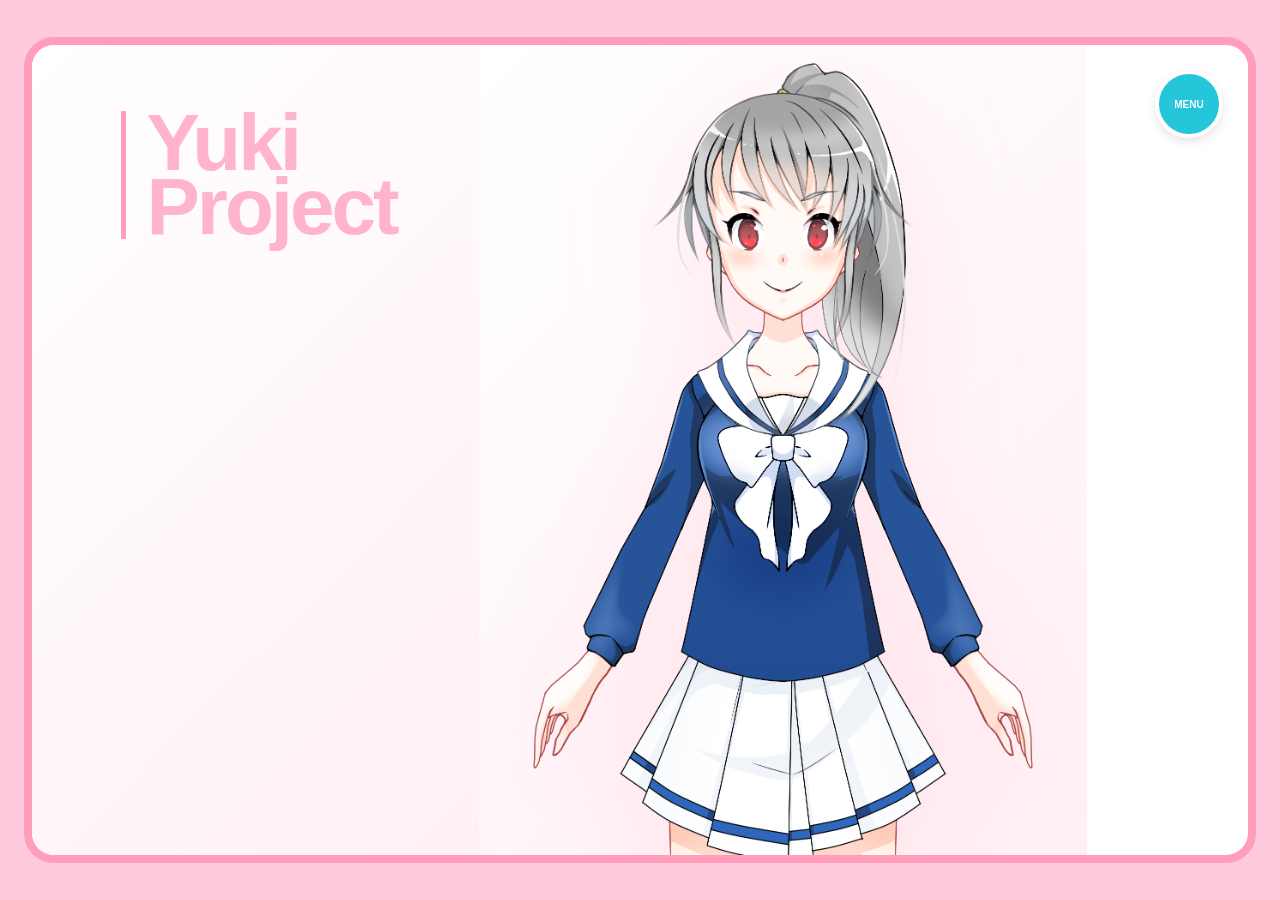
<file: index.html>
<!DOCTYPE html>
<html lang="zh-CN">
<head>
    <meta charset="UTF-8">
    <meta name="viewport" content="width=device-width, initial-scale=1.0">
    <title>Yuki Project | Official Site</title>
    <link rel="stylesheet" href="styles/style.css" />
    <link rel="stylesheet" href="styles/index.css" />
</head>
<body>

<div class="outer-frame">
    <div class="menu-trigger" onclick="toggleSidebar()"></div>
    
    <div class="overlay-blur" id="mask" onclick="toggleSidebar()"></div>

    <section class="main-display">
        <div class="info-overlay">
            <div class="brand-group">
                <h1 class="main-title">Yuki Project</h1>
            </div>  
        </div>
        
        <div class="pv-thumb" style="display: none;">
            <div class="play-icon">▶</div>
            <div class="play-text">NEW PV PLAY</div>
        </div>
    </section>
    <section class="image-display">        
        <img src="/images/01.png" class="char-img" alt="Kurosawa Yuki">
    </section>

    <aside class="nav-sidebar" id="sidebar">
        <div style="margin-bottom: 40px; text-align: center;">
            <p style="font-size: 1.5rem; font-weight: bold; color: var(--theme-color); margin-top: 20px;">MENU</p>
        </div>
        <nav>
            <a href="/" class="nav-item">TOP</a>
            <a href="/intro" class="nav-item">INTRO</a>
            <a href="/news" class="nav-item">NEWS</a>
            <a href="/chara" class="nav-item">CHARACTER</a>
        </nav>
        <button onclick="toggleSidebar()" style="margin-top: 30px; border: none; background: none; color: #999; cursor: pointer; font-size: 12px;">CLOSE ✕</button>
    </aside>

</div>

<script>
    function toggleSidebar() {
        const sidebar = document.getElementById('sidebar');
        const mask = document.getElementById('mask');
        sidebar.classList.toggle('open');
        mask.classList.toggle('show');
    }
</script>

</body>
</html>
</file>
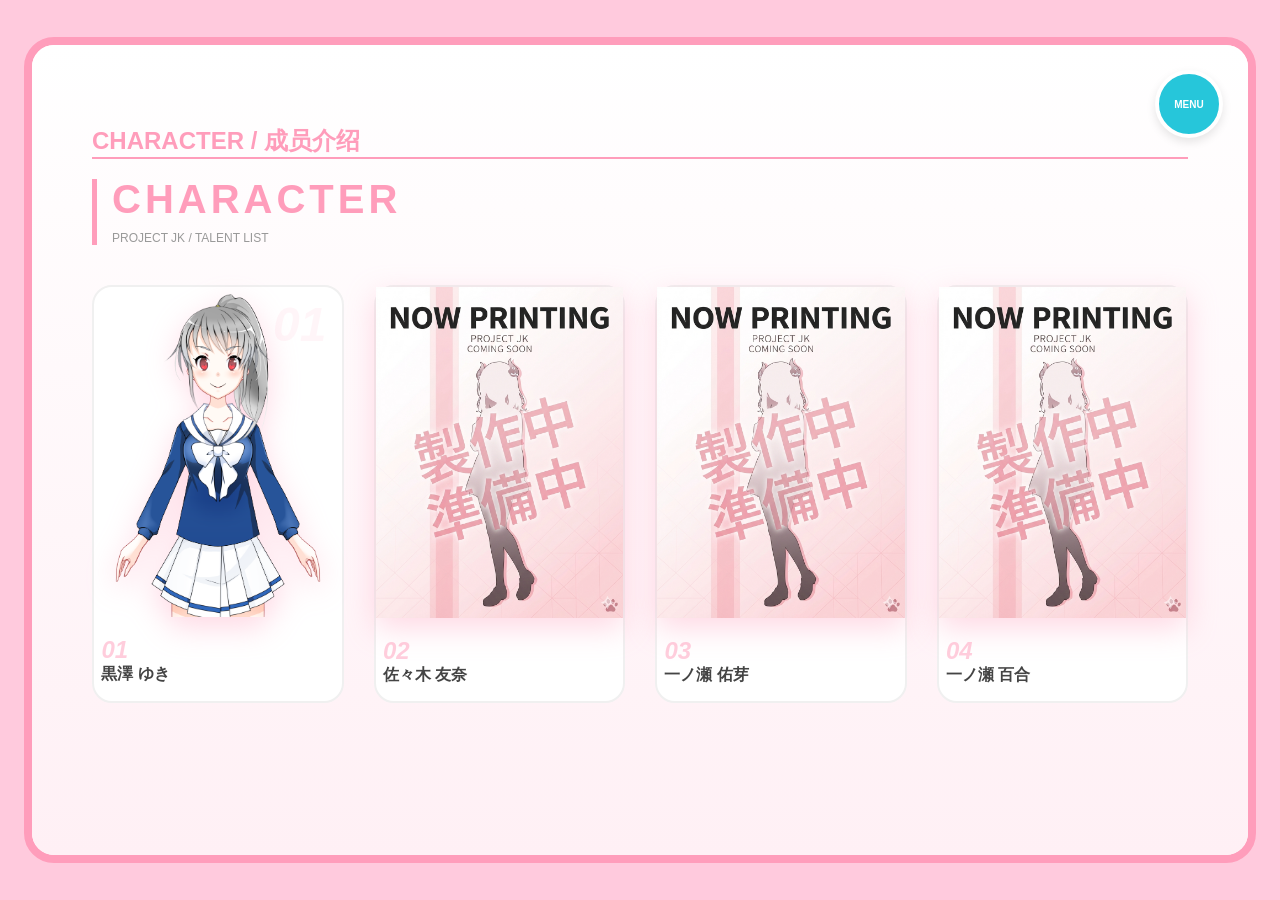
<file: chara/index.html>
<!DOCTYPE html>
<html lang="zh-CN">
<head>
    <meta charset="UTF-8">
    <title>Characters - Yuki Project</title>
    <link rel="stylesheet" href="/styles/style.css"> </head>
    <link rel="stylesheet" href="/styles/profile.css">
<body>

<div class="outer-frame">
    <div class="menu-trigger" onclick="toggleSidebar()"></div>
    
    <main class="main-content">
        <h2 style="color: var(--theme-color); border-bottom: 2px solid;">CHARACTER / 成员介绍</h2>
        <div class="content-body">
            <div class="chara-index-wrapper">
                <div class="chara-header">
                    <h2 style="color: var(--theme-color); letter-spacing: 4px;">CHARACTER</h2>
                    <p style="color: #999; font-size: 12px;">PROJECT JK / TALENT LIST</p>
                </div>

                <div class="chara-grid">
                    <a href="yuki.html" class="chara-card" data-no="01">
                        <div class="chara-thumb">
                            <img src="/images/01.png" alt="黒澤 ゆき">
                        </div>
                        <div class="chara-info">
                            <span class="chara-no">01</span>
                            <span class="chara-name">黒澤 ゆき</span>
                        </div>
                    </a>
                    <a href="jk02.html" class="chara-card" data-no="02">
                        <div class="chara-thumb">
                            <img src="/images/printing.png" alt="佐々木 友奈">
                        </div>
                        <div class="chara-info">
                            <span class="chara-no">02</span>
                            <span class="chara-name">佐々木 友奈</span>
                        </div>
                    </a>
                    <a href="jk03.html" class="chara-card" data-no="03">
                        <div class="chara-thumb">
                            <img src="/images/printing.png" alt="一ノ瀬 佑芽">
                        </div>
                        <div class="chara-info">
                            <span class="chara-no">03</span>
                            <span class="chara-name">一ノ瀬 佑芽</span>
                        </div>
                    </a>
                    <a href="jk04.html" class="chara-card" data-no="04">
                        <div class="chara-thumb">
                            <img src="/images/printing.png" alt="一ノ瀬 百合">
                        </div>
                        <div class="chara-info">
                            <span class="chara-no">04</span>
                            <span class="chara-name">一ノ瀬 百合</span>
                        </div>
                    </a>
                </div>
            </div>
        </div>
    </main>

    <aside class="nav-sidebar" id="sidebar">
        <div style="margin-top:20px; font-weight:bold; color:var(--theme-color);">MENU</div>
        <nav style="margin-top:40px;">
            <a href="/" class="nav-item">TOP</a>
            <a href="/intro" class="nav-item">INTRO</a>
            <a href="/news" class="nav-item">NEWS</a>
            <a href="/chara" class="nav-item">CHARACTER</a>
        </nav>
        <button onclick="toggleSidebar()" style="margin-top:auto; margin-bottom:40px; border:none; background:none; cursor:pointer; color:#999;">CLOSE ✕</button>
    </aside>
</div>

<script>
    function toggleSidebar() {
        document.getElementById('sidebar').classList.toggle('open');
    }
</script>

</body>
</html>
</file>
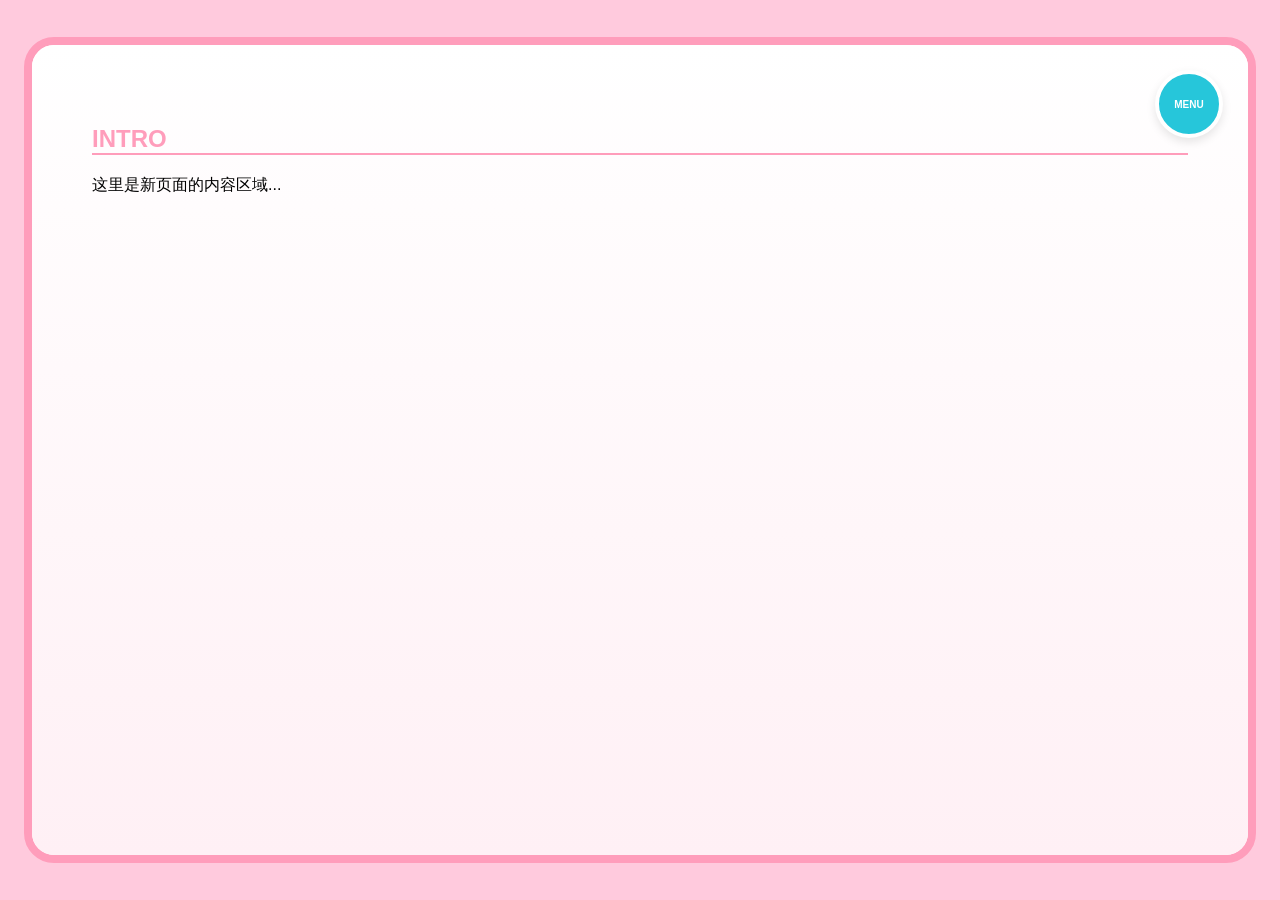
<file: intro/index.html>
<!DOCTYPE html>
<html lang="zh-CN">
<head>
    <meta charset="UTF-8">
    <title>{NAME} - Yuki Project</title>
    <link rel="stylesheet" href="/styles/style.css"> </head>
<body>

<div class="outer-frame">
    <div class="menu-trigger" onclick="toggleSidebar()"></div>
    
    <main class="main-content">
        <h2 style="color: var(--theme-color); border-bottom: 2px solid;">INTRO</h2>
        <div class="content-body">
            <p>这里是新页面的内容区域...</p>
        </div>
    </main>

    <aside class="nav-sidebar" id="sidebar">
        <div style="margin-top:20px; font-weight:bold; color:var(--theme-color);">MENU</div>
        <nav style="margin-top:40px;">
            <a href="/" class="nav-item">TOP</a>
            <a href="/intro" class="nav-item">INTRO</a>
            <a href="/news" class="nav-item">NEWS</a>
            <a href="/chara" class="nav-item">CHARACTER</a>
        </nav>
        <button onclick="toggleSidebar()" style="margin-top:auto; margin-bottom:40px; border:none; background:none; cursor:pointer; color:#999;">CLOSE ✕</button>
    </aside>
</div>

<script>
    function toggleSidebar() {
        document.getElementById('sidebar').classList.toggle('open');
    }
</script>

</body>
</html>
</file>
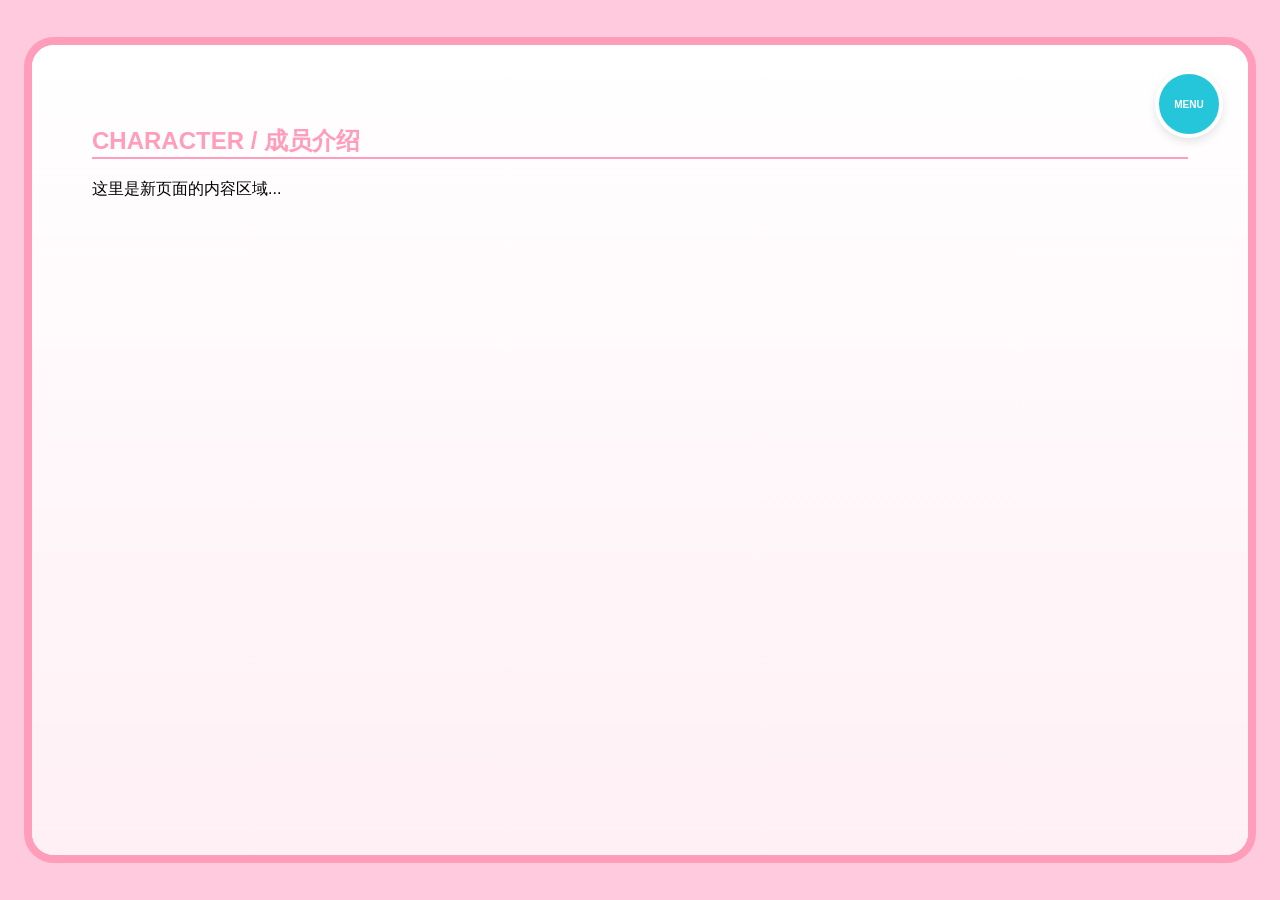
<file: template.html>
<!DOCTYPE html>
<html lang="zh-CN">
<head>
    <meta charset="UTF-8">
    <title>{NAME} - Yuki Project</title>
    <link rel="stylesheet" href="/styles/style.css"> </head>
<body>

<div class="outer-frame">
    <div class="menu-trigger" onclick="toggleSidebar()"></div>
    
    <main class="main-content">
        <h2 style="color: var(--theme-color); border-bottom: 2px solid;">CHARACTER / 成员介绍</h2>
        <div class="content-body">
            <p>这里是新页面的内容区域...</p>
        </div>
    </main>

    <aside class="nav-sidebar" id="sidebar">
        <div style="margin-top:20px; font-weight:bold; color:var(--theme-color);">MENU</div>
        <nav style="margin-top:40px;">
            <a href="/" class="nav-item">TOP</a>
            <a href="/news" class="nav-item">NEWS</a>
            <a href="/chara" class="nav-item">CHARACTER</a>
        </nav>
        <button onclick="toggleSidebar()" style="margin-top:auto; margin-bottom:40px; border:none; background:none; cursor:pointer; color:#999;">CLOSE ✕</button>
    </aside>
</div>

<script>
    function toggleSidebar() {
        document.getElementById('sidebar').classList.toggle('open');
    }
</script>

</body>
</html>
</file>
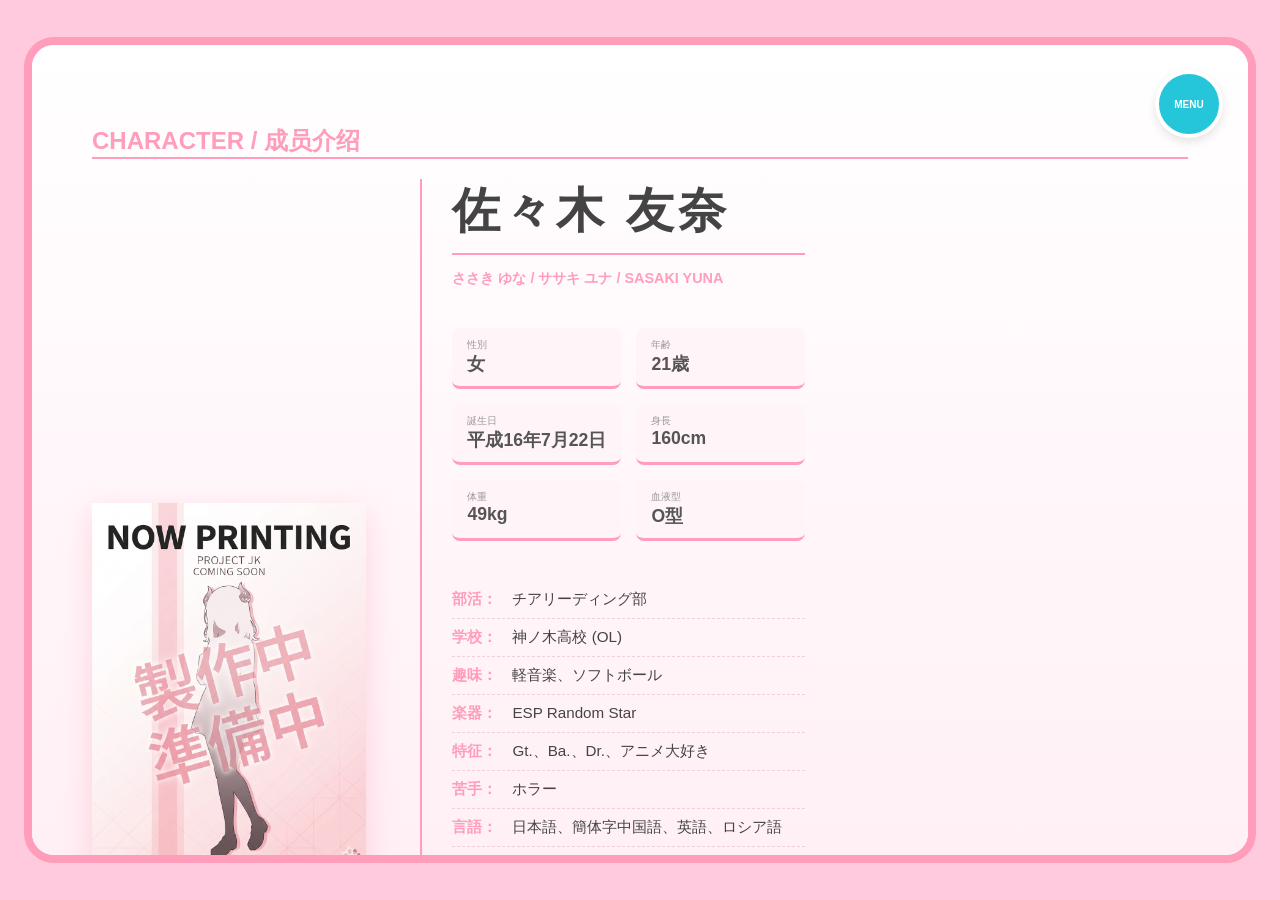
<file: chara/jk02.html>
<!DOCTYPE html>
<html lang="zh-CN">
<head>
    <meta charset="UTF-8">
    <title>佐々木 友奈 - Yuki Project</title>
    <link rel="stylesheet" href="/styles/style.css">
    <link rel="stylesheet" href="/styles/chara.css">
</head>
<body>

<div class="outer-frame">
    <div class="menu-trigger" onclick="toggleSidebar()"></div>

    <main class="main-content">
        <h2 style="color: var(--theme-color); border-bottom: 2px solid;">CHARACTER / 成员介绍</h2>
        <div class="content-body">

            <div class="chara-thumb">
                <img src="/images/printing.png" alt="佐々木 友奈">
            </div>

            <div class="profile-content">
                <div class="name-banner">
                    <h1 class="main-name">佐々木 友奈</h1>
                    <hr/>
                    <p class="ruby-name">ささき ゆな / ササキ ユナ / SASAKI YUNA</p>
                </div>

                <div class="status-grid">
                    <div class="status-item"><span>性別</span><strong>女</strong></div>
                    <div class="status-item"><span>年齢</span><strong>21歳</strong></div>
                    <div class="status-item"><span>誕生日</span><strong>平成16年7月22日</strong></div>
                    <div class="status-item"><span>身長</span><strong>160cm</strong></div>
                    <div class="status-item"><span>体重</span><strong>49kg</strong></div>
                    <div class="status-item"><span>血液型</span><strong>O型</strong></div>
                </div>

                <div class="bio-section">
                    <div class="bio-row"><label>部活：</label><span>チアリーディング部</span></div>
                    <div class="bio-row"><label>学校：</label><span>神ノ木高校 (OL)</span></div>
                    <div class="bio-row"><label>趣味：</label><span>軽音楽、ソフトボール</span></div>
                    <div class="bio-row"><label>楽器：</label><span>ESP Random Star</span></div>
                    <div class="bio-row"><label>特征：</label><span>Gt.、Ba.、Dr.、アニメ大好き</span></div>
                    <div class="bio-row"><label>苦手：</label><span>ホラー</span></div>
                    <div class="bio-row"><label>言語：</label><span>日本語、簡体字中国語、英語、ロシア語</span></div>
                    <div class="bio-row"><label>契機：</label><span>なし</span></div>
                </div>
            </div>
        </div>
    </main>

    <aside class="nav-sidebar" id="sidebar">
        <div style="margin-top:20px; font-weight:bold; color:var(--theme-color);">MENU</div>
        <nav style="margin-top:40px;">
            <a href="/" class="nav-item">TOP</a>
            <a href="/intro" class="nav-item">INTRO</a>
            <a href="/news" class="nav-item">NEWS</a>
            <a href="/chara" class="nav-item">CHARACTER</a>
        </nav>
        <button onclick="toggleSidebar()" style="margin-top:auto; margin-bottom:40px; border:none; background:none; cursor:pointer; color:#999;">CLOSE ✕</button>
    </aside>
</div>

<script>
    function toggleSidebar() {
        document.getElementById('sidebar').classList.toggle('open');
    }
</script>

</body>
</html>
</file>
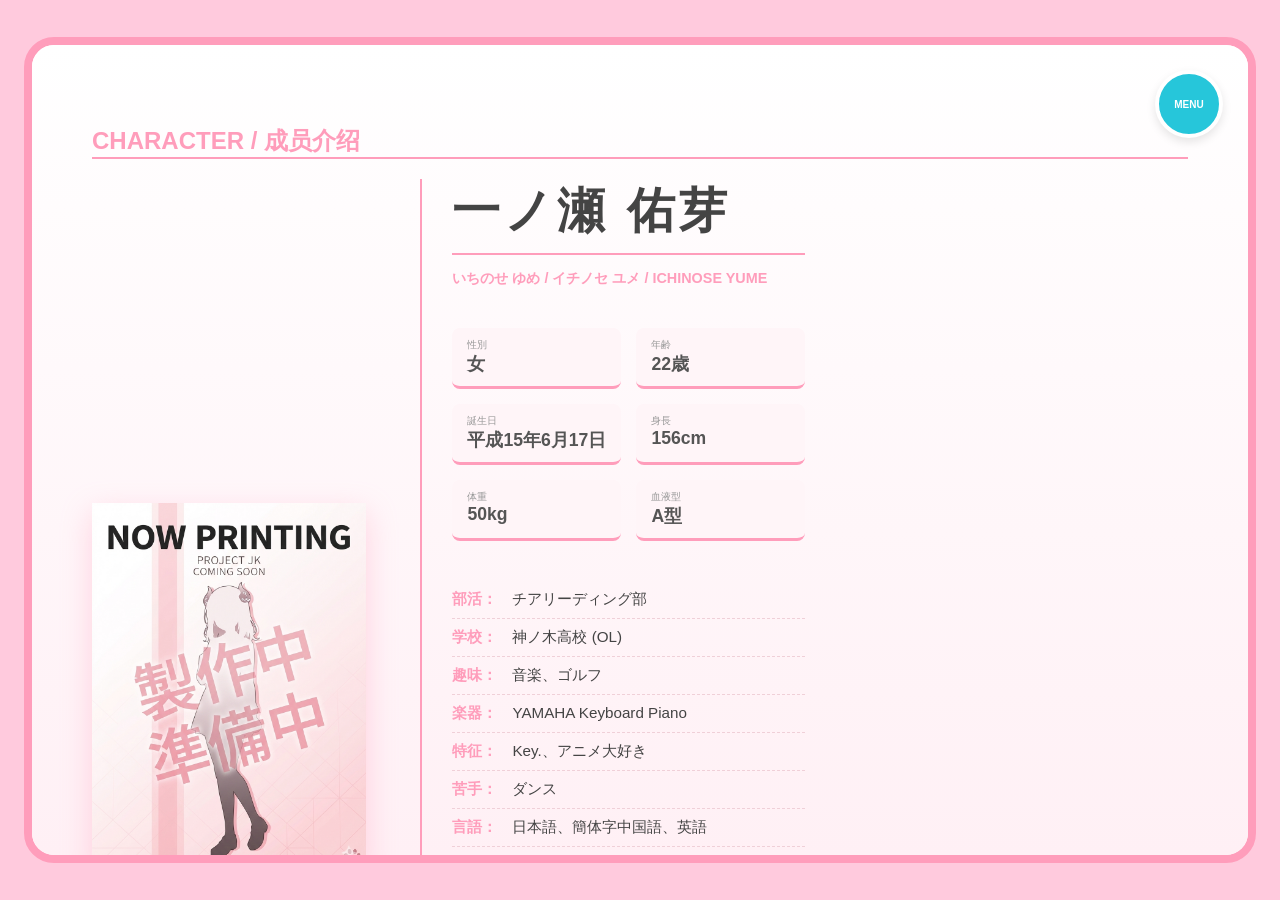
<file: chara/jk03.html>
<!DOCTYPE html>
<html lang="zh-CN">
<head>
    <meta charset="UTF-8">
    <title>一ノ瀬 佑芽 - Yuki Project</title>
    <link rel="stylesheet" href="/styles/style.css">
    <link rel="stylesheet" href="/styles/chara.css">
</head>
<body>

<div class="outer-frame">
    <div class="menu-trigger" onclick="toggleSidebar()"></div>

    <main class="main-content">
        <h2 style="color: var(--theme-color); border-bottom: 2px solid;">CHARACTER / 成员介绍</h2>
        <div class="content-body">

            <div class="chara-thumb">
                <img src="/images/printing.png" alt="一ノ瀬 佑芽">
            </div>

            <div class="profile-content">
                <div class="name-banner">
                    <h1 class="main-name">一ノ瀬 佑芽</h1>
                    <hr/>
                    <p class="ruby-name">いちのせ ゆめ / イチノセ ユメ / ICHINOSE YUME</p>
                </div>

                <div class="status-grid">
                    <div class="status-item"><span>性別</span><strong>女</strong></div>
                    <div class="status-item"><span>年齢</span><strong>22歳</strong></div>
                    <div class="status-item"><span>誕生日</span><strong>平成15年6月17日</strong></div>
                    <div class="status-item"><span>身長</span><strong>156cm</strong></div>
                    <div class="status-item"><span>体重</span><strong>50kg</strong></div>
                    <div class="status-item"><span>血液型</span><strong>A型</strong></div>
                </div>

                <div class="bio-section">
                    <div class="bio-row"><label>部活：</label><span>チアリーディング部</span></div>
                    <div class="bio-row"><label>学校：</label><span>神ノ木高校 (OL)</span></div>
                    <div class="bio-row"><label>趣味：</label><span>音楽、ゴルフ</span></div>
                    <div class="bio-row"><label>楽器：</label><span>YAMAHA Keyboard Piano</span></div>
                    <div class="bio-row"><label>特征：</label><span>Key.、アニメ大好き</span></div>
                    <div class="bio-row"><label>苦手：</label><span>ダンス</span></div>
                    <div class="bio-row"><label>言語：</label><span>日本語、簡体字中国語、英語</span></div>
                    <div class="bio-row"><label>契機：</label><span>なし</span></div>
                </div>
            </div>
        </div>
    </main>

    <aside class="nav-sidebar" id="sidebar">
        <div style="margin-top:20px; font-weight:bold; color:var(--theme-color);">MENU</div>
        <nav style="margin-top:40px;">
            <a href="/" class="nav-item">TOP</a>
            <a href="/intro" class="nav-item">INTRO</a>
            <a href="/news" class="nav-item">NEWS</a>
            <a href="/chara" class="nav-item">CHARACTER</a>
        </nav>
        <button onclick="toggleSidebar()" style="margin-top:auto; margin-bottom:40px; border:none; background:none; cursor:pointer; color:#999;">CLOSE ✕</button>
    </aside>
</div>

<script>
    function toggleSidebar() {
        document.getElementById('sidebar').classList.toggle('open');
    }
</script>

</body>
</html>
</file>
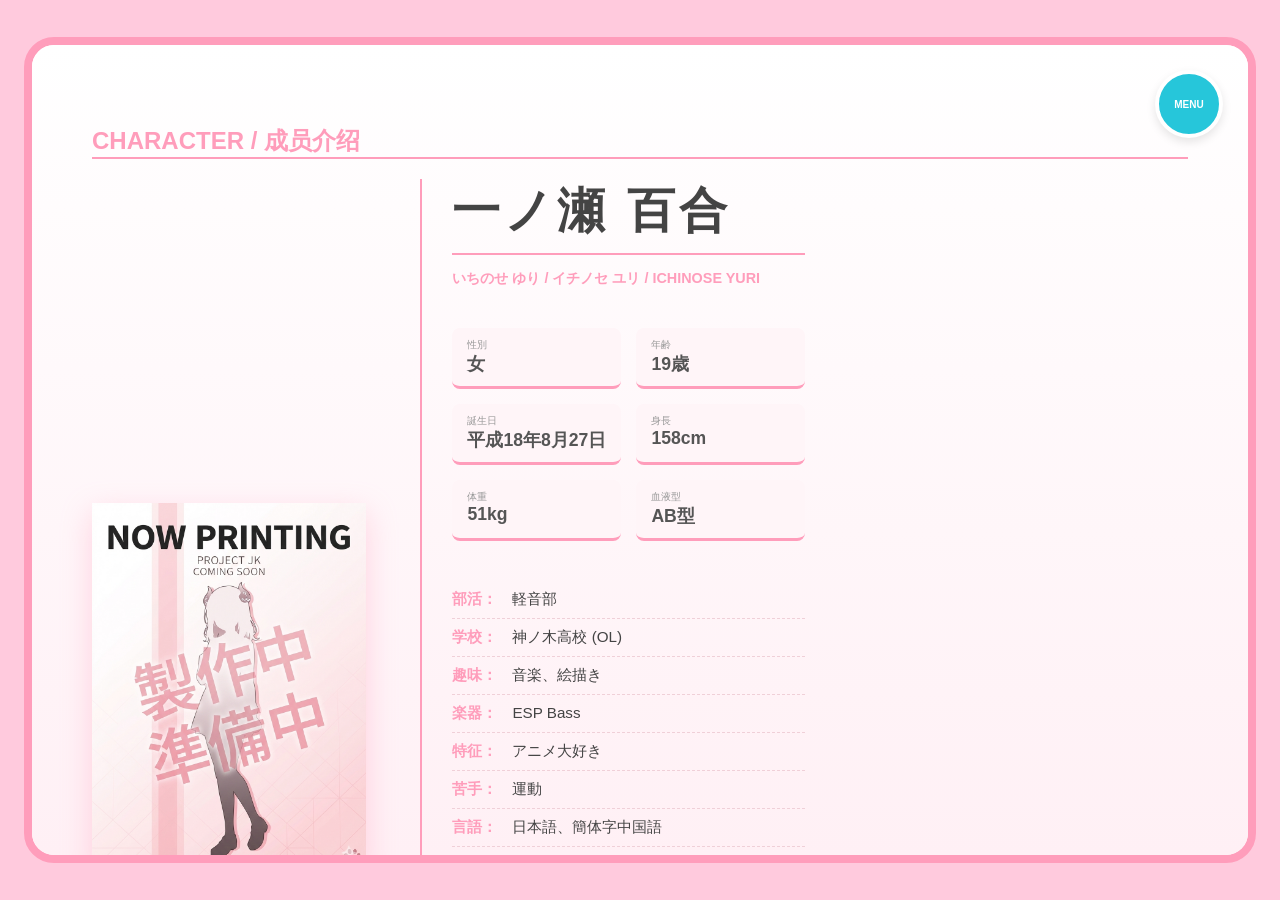
<file: chara/jk04.html>
<!DOCTYPE html>
<html lang="zh-CN">
<head>
    <meta charset="UTF-8">
    <title>一ノ瀬 百合 - Yuki Project</title>
    <link rel="stylesheet" href="/styles/style.css">
    <link rel="stylesheet" href="/styles/chara.css">
</head>
<body>

<div class="outer-frame">
    <div class="menu-trigger" onclick="toggleSidebar()"></div>

    <main class="main-content">
        <h2 style="color: var(--theme-color); border-bottom: 2px solid;">CHARACTER / 成员介绍</h2>
        <div class="content-body">

            <div class="chara-thumb">
                <img src="/images/printing.png" alt="一ノ瀬 百合">
            </div>

            <div class="profile-content">
                <div class="name-banner">
                    <h1 class="main-name">一ノ瀬 百合</h1>
                    <hr/>
                    <p class="ruby-name">いちのせ ゆり / イチノセ ユリ / ICHINOSE YURI</p>
                </div>

                <div class="status-grid">
                    <div class="status-item"><span>性別</span><strong>女</strong></div>
                    <div class="status-item"><span>年齢</span><strong>19歳</strong></div>
                    <div class="status-item"><span>誕生日</span><strong>平成18年8月27日</strong></div>
                    <div class="status-item"><span>身長</span><strong>158cm</strong></div>
                    <div class="status-item"><span>体重</span><strong>51kg</strong></div>
                    <div class="status-item"><span>血液型</span><strong>AB型</strong></div>
                </div>

                <div class="bio-section">
                    <div class="bio-row"><label>部活：</label><span>軽音部</span></div>
                    <div class="bio-row"><label>学校：</label><span>神ノ木高校 (OL)</span></div>
                    <div class="bio-row"><label>趣味：</label><span>音楽、絵描き</span></div>
                    <div class="bio-row"><label>楽器：</label><span>ESP Bass</span></div>
                    <div class="bio-row"><label>特征：</label><span>アニメ大好き</span></div>
                    <div class="bio-row"><label>苦手：</label><span>運動</span></div>
                    <div class="bio-row"><label>言語：</label><span>日本語、簡体字中国語</span></div>
                    <div class="bio-row"><label>契機：</label><span>なし</span></div>
                </div>
            </div>
        </div>
    </main>

    <aside class="nav-sidebar" id="sidebar">
        <div style="margin-top:20px; font-weight:bold; color:var(--theme-color);">MENU</div>
        <nav style="margin-top:40px;">
            <a href="/" class="nav-item">TOP</a>
            <a href="/intro" class="nav-item">INTRO</a>
            <a href="/news" class="nav-item">NEWS</a>
            <a href="/chara" class="nav-item">CHARACTER</a>
        </nav>
        <button onclick="toggleSidebar()" style="margin-top:auto; margin-bottom:40px; border:none; background:none; cursor:pointer; color:#999;">CLOSE ✕</button>
    </aside>
</div>

<script>
    function toggleSidebar() {
        document.getElementById('sidebar').classList.toggle('open');
    }
</script>

</body>
</html>
</file>
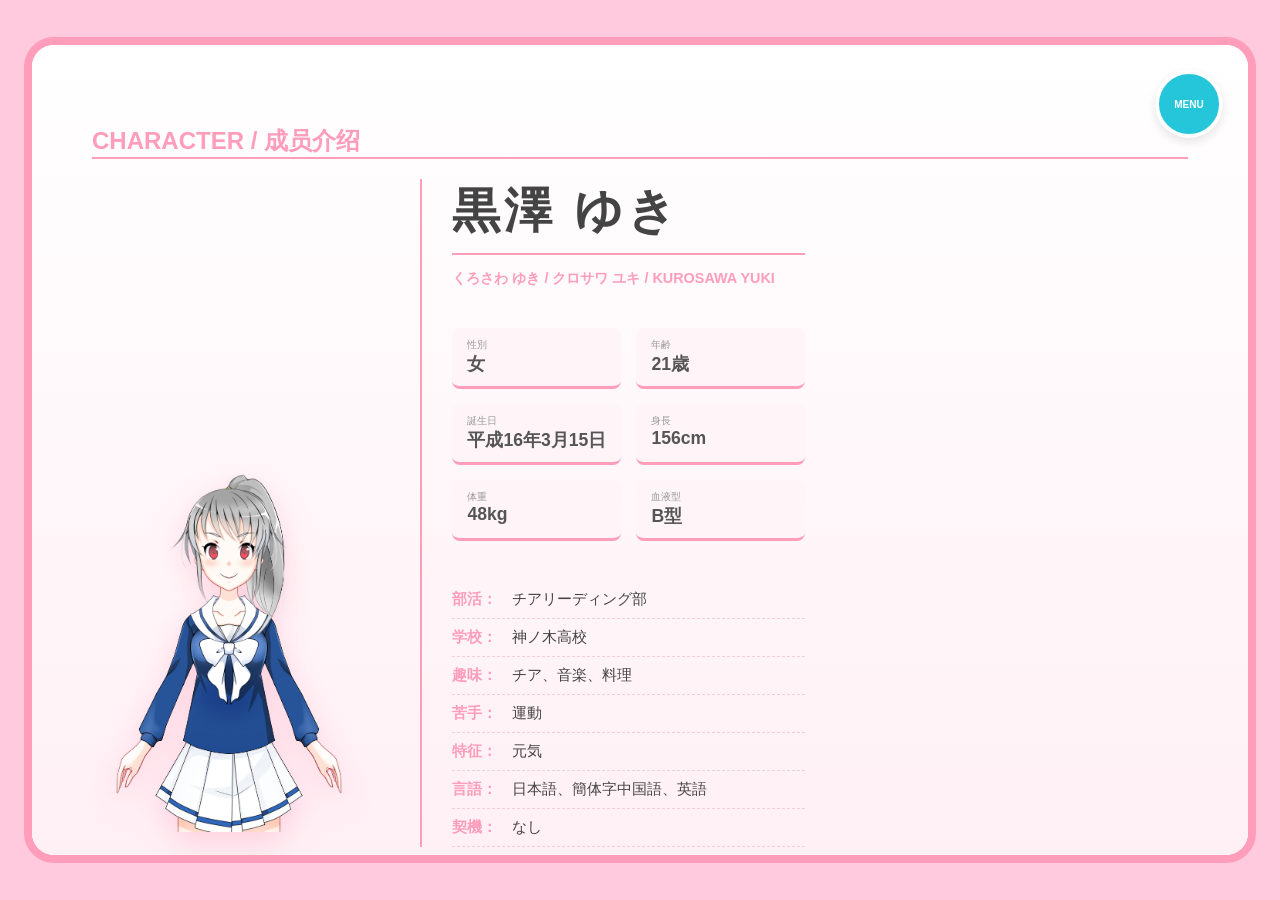
<file: chara/yuki.html>
<!DOCTYPE html>
<html lang="zh-CN">
<head>
    <meta charset="UTF-8">
    <title>黒澤 ゆき - Yuki Project</title>
    <link rel="stylesheet" href="/styles/style.css"> </head>
    <link rel="stylesheet" href="/styles/chara.css"> </head>
<body>

<div class="outer-frame">
    <div class="menu-trigger" onclick="toggleSidebar()"></div>
    
    <main class="main-content">
        <h2 style="color: var(--theme-color); border-bottom: 2px solid;">CHARACTER / 成员介绍</h2>
        <div class="content-body">
            
            <div class="chara-thumb">
                <img src="/images/01.png" alt="黒澤 ゆき">
            </div>

            <div class="profile-content">
                <div class="name-banner">
                    <h1 class="main-name">黒澤 ゆき</h1>
                    <hr/>
                    <p class="ruby-name">くろさわ ゆき / クロサワ ユキ / KUROSAWA YUKI</p>
                </div>

                <div class="status-grid">
                    <div class="status-item"><span>性別</span><strong>女</strong></div>
                    <div class="status-item"><span>年齢</span><strong>21歳</strong></div>
                    <div class="status-item"><span>誕生日</span><strong>平成16年3月15日</strong></div>
                    <div class="status-item"><span>身長</span><strong>156cm</strong></div>
                    <div class="status-item"><span>体重</span><strong>48kg</strong></div>
                    <div class="status-item"><span>血液型</span><strong>B型</strong></div>
                </div>

                <div class="bio-section">
                    <div class="bio-row"><label>部活：</label><span>チアリーディング部</span></div>                    
                    <div class="bio-row"><label>学校：</label><span>神ノ木高校</span></div>
                    <div class="bio-row"><label>趣味：</label><span>チア、音楽、料理</span></div>
                    <div class="bio-row"><label>苦手：</label><span>運動</span></div>
                    <div class="bio-row"><label>特征：</label><span>元気</span></div>
                    <div class="bio-row"><label>言語：</label><span>日本語、簡体字中国語、英語</span></div>
                    <div class="bio-row"><label>契機：</label><span>なし</span></div>
                </div>
            </div>
        </div>
    </main>

    <aside class="nav-sidebar" id="sidebar">
        <div style="margin-top:20px; font-weight:bold; color:var(--theme-color);">MENU</div>
        <nav style="margin-top:40px;">
            <a href="/" class="nav-item">TOP</a>
            <a href="/intro" class="nav-item">INTRO</a>
            <a href="/news" class="nav-item">NEWS</a>
            <a href="/chara" class="nav-item">CHARACTER</a>
        </nav>
        <button onclick="toggleSidebar()" style="margin-top:auto; margin-bottom:40px; border:none; background:none; cursor:pointer; color:#999;">CLOSE ✕</button>
    </aside>
</div>

<script>
    function toggleSidebar() {
        document.getElementById('sidebar').classList.toggle('open');
    }
</script>

</body>
</html>
</file>
<file: styles/style.css>
/* 全局基础样式 */
:root {
    --theme-color: #ff9dbb;
    --bg-grid: #fffdf2;
    --border-width: 8px;
}

body, html {
    margin: 0; padding: 0; height: 100%;
    background-color: #ffcadd;
    display: flex; align-items: center; justify-content: center;
    font-family: "PingFang SC", "Microsoft YaHei", sans-serif;
    overflow: hidden;
}

/* 核心容器 */
.outer-frame {
    width: 95vw; height: 90vh;
    background: white;
    border: var(--border-width) solid var(--theme-color);
    border-radius: 30px;
    display: flex; position: relative; overflow: hidden;
}

/* 内容区域切换逻辑 */
.main-content {
    flex: 1;
    position: relative;
    background: linear-gradient(180deg, #fff 0%, #fff0f5 100%);
    overflow-y: auto; /* 子页面内容多时允许滚动 */
    padding: 60px;
}

/* 侧边导航逻辑 (与首页一致) */
.nav-sidebar {
    position: absolute; right: 0; top: 0; bottom: 0; width: 280px;
    background-color: var(--bg-grid);
    border-left: 4px solid var(--theme-color);
    background-image: radial-gradient(var(--theme-color) 2px, transparent 0);
    background-size: 20px 20px;
    transform: translateX(105%);
    transition: transform 0.4s ease;
    z-index: 100;
    display: flex; flex-direction: column; align-items: center; padding-top: 60px;
}
.nav-sidebar.open { transform: translateX(0); }

.nav-item {
    width: 200px; height: 45px; background: white;
    border: 2px solid var(--theme-color); border-radius: 12px;
    margin-bottom: 12px; display: flex; align-items: center;
    justify-content: center; color: var(--theme-color);
    text-decoration: none; font-weight: bold; transition: 0.3s;
}
.nav-item:hover { background: var(--theme-color); color: white; }

/* 菜单按钮 */
.menu-trigger {
    position: absolute;
    top: 25px;
    right: 25px;
    width: 60px;
    height: 60px;
    background: #26c6da;
    border: 4px solid white;
    border-radius: 50%;
    z-index: 101;
    cursor: pointer;
    display: flex;
    align-items: center;
    justify-content: center;
    box-shadow: 0 4px 10px rgba(0,0,0,0.1);
    transition: 0.3s;
}

.menu-trigger::after {
    content: "MENU";
    color: white;
    font-size: 10px;
    font-weight: bold;
}
</file>
<file: styles/index.css>
body, html {
            margin: 0;
            padding: 0;
            height: 100%;
            background-color: #ffcadd; /* 最外层底色 */
            display: flex;
            align-items: center;
            justify-content: center;
            font-family: "Helvetica Neue", Helvetica, Arial, "PingFang SC", "Hiragino Sans GB", "Microsoft YaHei", sans-serif;
            overflow: hidden;
        }

        /* 标题文字区 */
        .info-overlay {
            position: relative;
            z-index: 2;
            text-align: left;
            margin-left: 20%; /* 避开立绘主体，可根据实际立绘位置调整 */
        }

        /* 侧边导航栏：默认隐藏 */
        .nav-sidebar {
            position: absolute;
            right: 0;
            top: 0;
            bottom: 0;
            width: 280px;
            background-color: var(--bg-grid);
            border-left: 4px solid var(--theme-color);
            background-image: radial-gradient(var(--theme-color) 2px, transparent 0);
            background-size: 20px 20px;
            display: flex;
            flex-direction: column;
            align-items: center;
            padding-top: 60px;
            transform: translateX(105%);
            transition: transform 0.4s cubic-bezier(0.165, 0.84, 0.44, 1);
            z-index: 100;
        }

        .nav-sidebar.open {
            transform: translateX(0);
        }

        /* 导航按钮 */
        .nav-item {
            width: 200px;
            height: 45px;
            background: white;
            border: 2px solid var(--theme-color);
            border-radius: 12px;
            margin-bottom: 12px;
            display: flex;
            align-items: center;
            justify-content: center;
            color: var(--theme-color);
            text-decoration: none;
            font-weight: bold;
            font-size: 0.9rem;
            transition: 0.3s;
        }

        .nav-item:hover {
            background: var(--theme-color);
            color: white;
            transform: scale(1.05);
        }

        /* 遮罩层 */
        .overlay-blur {
            position: absolute;
            inset: 0;
            background: rgba(0,0,0,0.2);
            backdrop-filter: blur(2px);
            opacity: 0;
            visibility: hidden;
            transition: 0.3s;
            z-index: 99;
        }

        .overlay-blur.show {
            opacity: 1;
            visibility: visible;
        }

        /* PV 小窗 */
        .pv-thumb {
            position: absolute;
            bottom: 30px;
            left: 30px;
            width: 180px;
            height: 100px;
            border: 4px solid white;
            border-radius: 15px;
            background: #444; /* 这里建议换成视频封面图 */
            z-index: 5;
            cursor: pointer;
            box-shadow: 0 5px 15px rgba(0,0,0,0.2);
            display: flex;
            align-items: center;
            justify-content: center;
            transition: 0.3s;
            color: white;
        }

        .pv-thumb:hover {
            transform: translateY(-5px);
            border-color: var(--theme-color);
        }

        /* index.css 核心增强 */
        .main-display {
            position: relative;
            overflow: hidden;
            background: linear-gradient(135deg, #fff 0%, #fff0f5 100%); /* 延续档案页的底色 */
        }

        .image-display {
            position: relative;
            overflow: hidden;
            background: linear-gradient(135deg, #fff 0%, #fff0f5 100%); /* 延续档案页的底色 */
        }

        /* 主立绘入场动效 */
        .char-img {
            height: 90vh;
            right: 10%;
            bottom: 0;
            filter: drop-shadow(0 30px 60px rgba(255, 157, 187, 0.2)); /* 延续档案页阴影逻辑 */
            animation: heroFadeIn 1.5s ease-out;
        }

        @keyframes heroFadeIn {
            from { opacity: 0; transform: translateX(50px); }
            to { opacity: 1; transform: translateX(0); }
        }

        /* 标题组修饰 */
        .brand-group {
            border-left: 5px solid var(--theme-color);
            padding-left: 20px;
            margin-bottom: 30px;
        }

        .main-title {
            font-size: 5rem;
            color: #ffb3cf;
            letter-spacing: -3px;
            line-height: 0.8;
        }
</file>
<file: styles/profile.css>
/* --- 子页面专用组件 --- */

.chara-grid {
    display: grid;
    grid-template-columns: repeat(auto-fill, minmax(200px, 1fr));
    gap: 30px;
    margin-top: 40px;
}

.chara-card {
    text-decoration: none;
    transition: 0.3s;
}

.chara-thumb {
    width: 100%;
    aspect-ratio: 3/4; /* 动画官网常见的比例 */
    border: none;
    border-radius: 15px;
    transition: 0.3s;
    background: transparent; /* 去掉灰色/白色底，让立绘直接展示在网页底色上 */
    overflow: visible; /* 允许立绘超出这个方块 */
}

.chara-thumb img {
    filter: drop-shadow(0 10px 15px rgba(255, 157, 187, 0.4)); /* 给透明底立绘加粉色投影 */
    transform-origin: bottom center;
    width:100%;
}

.chara-card:hover .chara-thumb img {
    filter: drop-shadow(15px 15px 0px rgba(255, 157, 187, 0.4));
    transform: scale(1.05); /* 悬停时立绘稍微放大 */
}

.chara-card:hover .chara-thumb {
    border-color: var(--theme-color);
    transform: translateY(-8px);
    box-shadow: 0 10px 20px rgba(255, 157, 187, 0.2);
}

.chara-info {
    margin-top: 15px;
    margin-left:3%;
    margin-bottom: 15px;
    display: flex;
    flex-direction: column;
}

.chara-no {
    font-size: 24px;
    font-weight: 900;
    color: var(--theme-color);
    font-style: italic;
    opacity: 0.5;
}

.chara-name {
    font-weight: bold;
    color: #444;
}

/* 在 style.css 或 chara 页面添加 */
.chara-header {
    border-left: 5px solid var(--theme-color);
    padding-left: 15px;
    margin-bottom: 40px;
}

.chara-header h2 {
    font-size: 2.5rem;
    color: var(--theme-color);
    margin: 0;
    line-height: 1;
}

.chara-header .sub-title {
    font-size: 0.9rem;
    color: #ccc;
    text-transform: uppercase;
    letter-spacing: 2px;
}

/* 优化卡片外观 */
.chara-card {
    position: relative;
    background: #fff;
    border: 2px solid #f0f0f0; /* 浅色边框 */
    border-radius: 20px;
    transition: all 0.4s cubic-bezier(0.175, 0.885, 0.32, 1.275);
}

.chara-card:hover {
    border-color: var(--theme-color);
    transform: translateY(-10px); /* 向上跳动 */
}

/* 在卡片背后加一个淡色的数字编号作为装饰 */
.chara-card::before {
    content: attr(data-no); /* HTML里加 data-no="01" */
    position: absolute;
    top: 10px;
    right: 15px;
    font-size: 3rem;
    font-weight: 900;
    color: rgba(255, 157, 187, 0.1); /* 极淡的粉色数字 */
    font-style: italic;
}

/* 1. 成员卡片 (用于 Character 页面) */
.talent-grid {
    display: grid;
    grid-template-columns: repeat(auto-fit, minmax(200px, 1fr));
    gap: 20px;
    padding: 20px 0;
}

.talent-card {
    background: white;
    border: 2px solid var(--theme-color);
    border-radius: 15px;
    padding: 15px;
    text-align: center;
    transition: 0.3s;
    cursor: pointer;
}

.talent-card:hover {
    transform: translateY(-5px);
    box-shadow: 0 8px 20px rgba(255, 157, 187, 0.3);
}

.talent-avatar {
    width: 100%;
    aspect-ratio: 1/1;
    background: #eee;
    border-radius: 10px;
    margin-bottom: 10px;
    object-fit: cover;
}

/* 2. 新闻列表 (用于 News 页面) */
.news-item {
    display: flex;
    align-items: center;
    padding: 15px 0;
    border-bottom: 1px dashed var(--theme-color);
    text-decoration: none;
    color: #444;
}

.news-date {
    font-size: 0.8rem;
    color: var(--theme-color);
    width: 100px;
    font-weight: bold;
}

.news-tag {
    font-size: 0.7rem;
    background: var(--theme-color);
    color: white;
    padding: 2px 8px;
    border-radius: 4px;
    margin-right: 15px;
}
</file>
<file: styles/chara.css>
/* 文字档案专属样式 */
.profile-content {
    max-width: 600px;
    margin-left: 50px; /* 为左侧未来的立绘留出空间 */
    border-left: 2px solid var(--theme-color);
    padding-left: 30px;
    display: inline-block;
}

.name-banner {
    margin-bottom: 40px;
}

.name-banner hr {
    border: none;
    border-top: 2px solid var(--theme-color);
    margin: 10px 0;
}

.chara-thumb {
    width: 25%;
    aspect-ratio: 3/4; /* 动画官网常见的比例 */
    border: none;
    border-radius: 15px;
    transition: 0.3s;
    background: transparent; /* 去掉灰色/白色底，让立绘直接展示在网页底色上 */
    overflow: visible; /* 允许立绘超出这个方块 */
    display: inline-block;
}

.chara-thumb img {
    filter: drop-shadow(0 10px 15px rgba(255, 157, 187, 0.4)); /* 给透明底立绘加粉色投影 */
    transform-origin: bottom center;
    width:100%;
}

.main-name {
    font-size: 3rem;
    color: #444;
    margin: 0;
    letter-spacing: 4px;
}

.ruby-name {
    color: var(--theme-color);
    font-weight: bold;
    font-size: 0.9rem;
}

/* 数值小卡片 */
.status-grid {
    display: grid;
    grid-template-columns: repeat(2, 1fr);
    gap: 15px;
    margin-bottom: 40px;
}

.status-item {
    background: #fff5f8;
    padding: 10px 15px;
    border-radius: 8px;
    border-bottom: 3px solid var(--theme-color);
}

.status-item span {
    display: block;
    font-size: 10px;
    color: #999;
}

.status-item strong {
    color: #555;
    font-size: 1.1rem;
}

/* 档案页 bio 详情区 */
.bio-section {
    margin-top: 10px;
}

.bio-row {
    display: flex;
    align-items: baseline;
    padding: 8px 0;
    border-bottom: 1px dashed #f0d0d8;
    font-size: 0.95rem;
    color: #555;
}

.bio-row label {
    min-width: 60px;
    color: var(--theme-color);
    font-weight: bold;
    flex-shrink: 0;
}

.bio-row span {
    color: #444;
}
</file>
